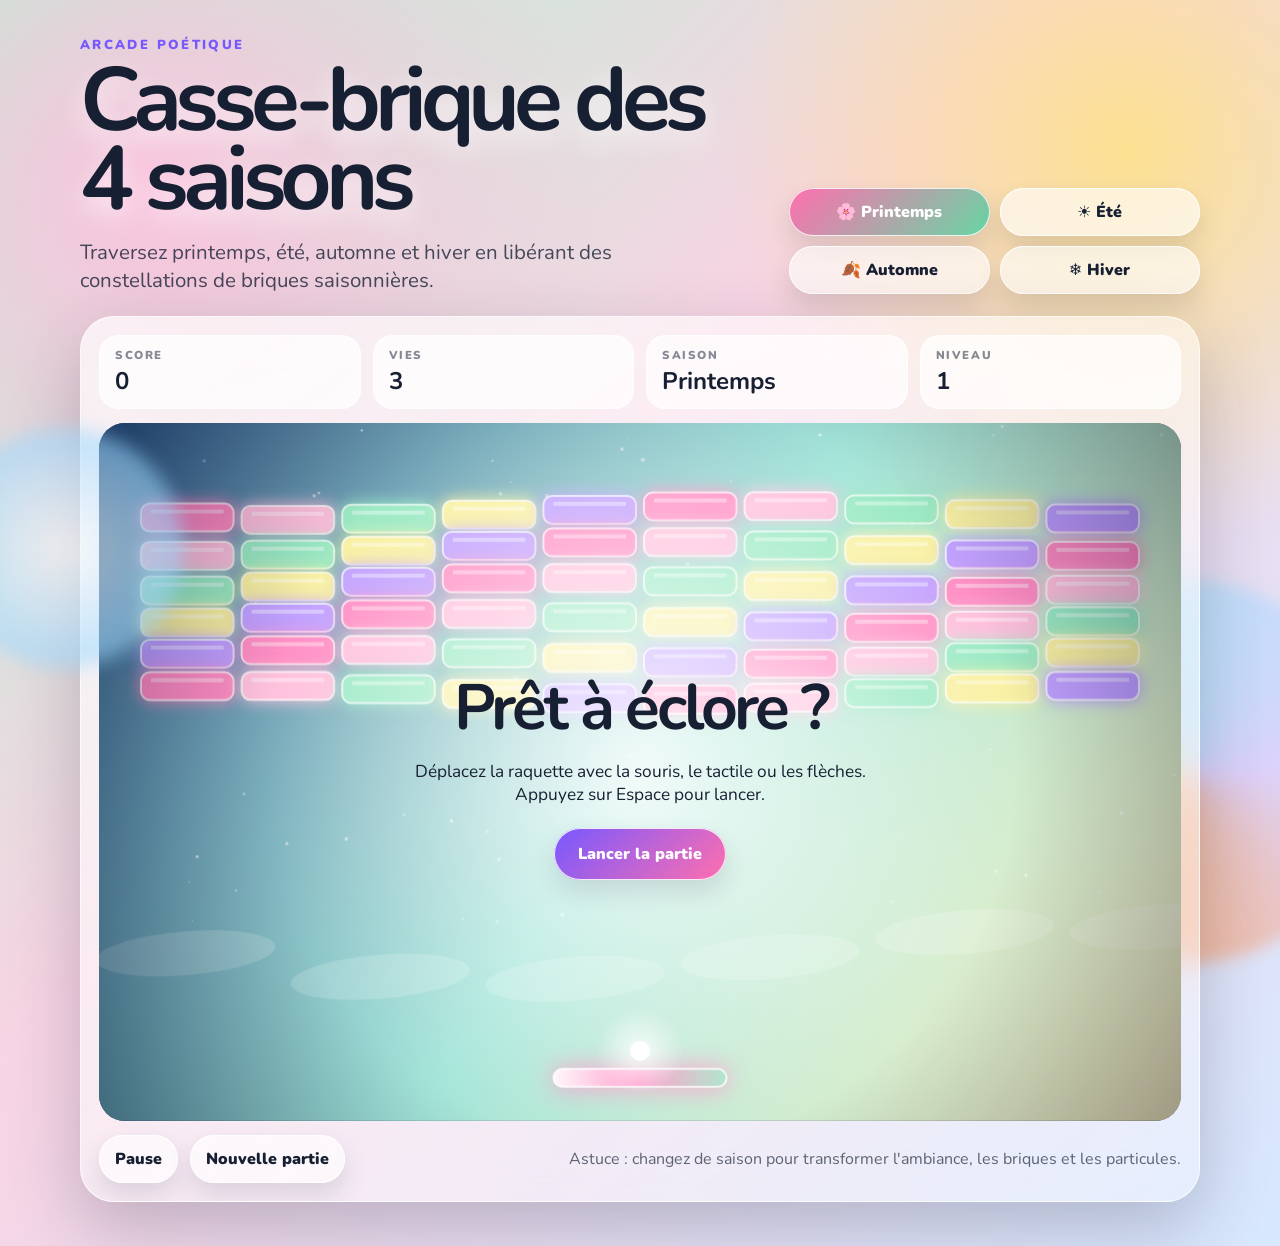
<file: index.html>
<!doctype html>
<html lang="fr">
  <head>
    <meta charset="utf-8" />
    <meta name="viewport" content="width=device-width, initial-scale=1" />
    <title>Casse-brique des 4 saisons</title>
    <link rel="preconnect" href="https://fonts.googleapis.com" />
    <link rel="preconnect" href="https://fonts.gstatic.com" crossorigin />
    <link href="https://fonts.googleapis.com/css2?family=Nunito:wght@400;700;900&display=swap" rel="stylesheet" />
    <link rel="stylesheet" href="styles.css" />
  </head>
  <body>
    <main class="shell">
      <section class="hero" aria-labelledby="game-title">
        <div>
          <p class="eyebrow">Arcade poétique</p>
          <h1 id="game-title">Casse-brique des 4 saisons</h1>
          <p class="intro">
            Traversez printemps, été, automne et hiver en libérant des constellations de briques saisonnières.
          </p>
        </div>
        <div class="season-selector" aria-label="Choisir une saison">
          <button class="season-pill active" data-season="spring">🌸 Printemps</button>
          <button class="season-pill" data-season="summer">☀️ Été</button>
          <button class="season-pill" data-season="autumn">🍂 Automne</button>
          <button class="season-pill" data-season="winter">❄️ Hiver</button>
        </div>
      </section>

      <section class="game-card">
        <div class="hud" aria-live="polite">
          <div><span>Score</span><strong id="score">0</strong></div>
          <div><span>Vies</span><strong id="lives">3</strong></div>
          <div><span>Saison</span><strong id="season-name">Printemps</strong></div>
          <div><span>Niveau</span><strong id="level">1</strong></div>
        </div>
        <div class="canvas-wrap">
          <canvas id="game" width="960" height="620" aria-label="Jeu casse-brique des 4 saisons"></canvas>
          <div id="overlay" class="overlay">
            <h2>Prêt à éclore ?</h2>
            <p>Déplacez la raquette avec la souris, le tactile ou les flèches. Appuyez sur Espace pour lancer.</p>
            <button id="start-button">Lancer la partie</button>
          </div>
        </div>
        <div class="controls">
          <button id="pause-button">Pause</button>
          <button id="reset-button">Nouvelle partie</button>
          <p>Astuce : changez de saison pour transformer l'ambiance, les briques et les particules.</p>
        </div>
      </section>
    </main>
    <script src="game.js"></script>
  </body>
</html>
</file>
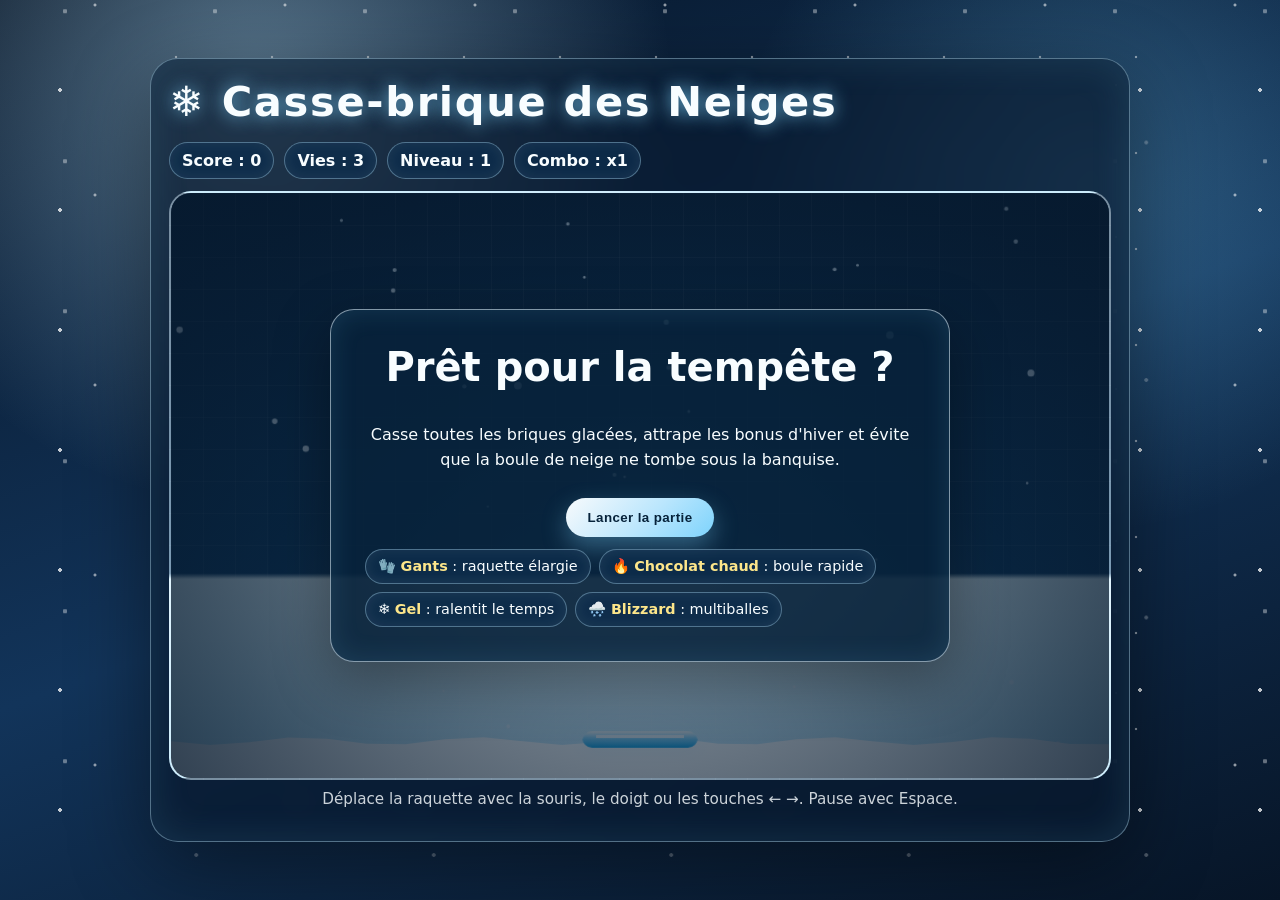
<file: casse_brique.html>
<!DOCTYPE html>
<html lang="fr">
<head>
  <meta charset="UTF-8" />
  <meta name="viewport" content="width=device-width, initial-scale=1.0" />
  <title>Casse-brique des Neiges</title>
  <style>
    :root {
      --ice: #d9f5ff;
      --frost: #7dd3fc;
      --night: #071527;
      --snow: #f8fdff;
      --gold: #fde68a;
      --danger: #fca5a5;
      --good: #bbf7d0;
    }

    * { box-sizing: border-box; }

    body {
      margin: 0;
      min-height: 100vh;
      display: grid;
      place-items: center;
      overflow: hidden;
      color: var(--snow);
      font-family: "Segoe UI", system-ui, -apple-system, BlinkMacSystemFont, sans-serif;
      background:
        radial-gradient(circle at 20% 10%, rgba(186, 230, 253, 0.45), transparent 26rem),
        radial-gradient(circle at 85% 20%, rgba(125, 211, 252, 0.28), transparent 22rem),
        linear-gradient(160deg, #071527 0%, #12345a 52%, #071527 100%);
    }

    .snowfall, .snowfall::before, .snowfall::after {
      pointer-events: none;
      position: fixed;
      inset: -10vh 0 0 0;
      content: "";
      background-image:
        radial-gradient(circle, rgba(255,255,255,.95) 0 1.6px, transparent 2px),
        radial-gradient(circle, rgba(255,255,255,.7) 0 1.2px, transparent 1.8px);
      background-size: 120px 120px, 190px 190px;
      animation: snowDrift 18s linear infinite;
      opacity: .8;
    }

    .snowfall::before { animation-duration: 28s; transform: scale(1.25); opacity: .5; }
    .snowfall::after { animation-duration: 12s; transform: scale(.8); opacity: .65; }

    @keyframes snowDrift {
      from { background-position: 0 -20vh, 40px -10vh; }
      to { background-position: 80px 100vh, -80px 95vh; }
    }

    .game-shell {
      width: min(96vw, 980px);
      padding: 18px;
      border: 1px solid rgba(186, 230, 253, .42);
      border-radius: 28px;
      background: rgba(8, 25, 45, .68);
      box-shadow: 0 24px 80px rgba(0, 0, 0, .42), inset 0 0 40px rgba(125, 211, 252, .12);
      backdrop-filter: blur(14px);
      position: relative;
      z-index: 1;
    }

    header {
      display: flex;
      align-items: center;
      justify-content: space-between;
      gap: 16px;
      margin-bottom: 12px;
      flex-wrap: wrap;
    }

    h1 {
      margin: 0;
      font-size: clamp(1.5rem, 4vw, 2.6rem);
      letter-spacing: .04em;
      text-shadow: 0 0 18px rgba(125, 211, 252, .8);
    }

    .hud {
      display: flex;
      gap: 10px;
      flex-wrap: wrap;
      justify-content: flex-end;
      font-weight: 700;
    }

    .hud span, .legend span {
      padding: 8px 12px;
      border: 1px solid rgba(186, 230, 253, .38);
      border-radius: 999px;
      background: rgba(14, 46, 76, .82);
      box-shadow: inset 0 0 14px rgba(255, 255, 255, .07);
    }

    .playfield {
      position: relative;
      width: 100%;
      aspect-ratio: 16 / 10;
      max-height: 72vh;
      border-radius: 22px;
      overflow: hidden;
      border: 2px solid rgba(224, 242, 254, .52);
      background:
        linear-gradient(rgba(255,255,255,.05) 1px, transparent 1px),
        linear-gradient(90deg, rgba(255,255,255,.05) 1px, transparent 1px),
        radial-gradient(circle at 50% 100%, rgba(219, 234, 254, .25), transparent 26rem),
        linear-gradient(#09233d, #0c3b63 65%, #dff7ff 66%, #b7e7fb 100%);
      background-size: 32px 32px, 32px 32px, auto, auto;
    }

    canvas {
      width: 100%;
      height: 100%;
      display: block;
    }

    .overlay {
      position: absolute;
      inset: 0;
      display: grid;
      place-items: center;
      padding: 24px;
      text-align: center;
      background: radial-gradient(circle, rgba(6, 24, 44, .38), rgba(6, 24, 44, .82));
      transition: opacity .25s ease, visibility .25s ease;
    }

    .overlay.hidden { opacity: 0; visibility: hidden; }

    .panel {
      max-width: 620px;
      padding: clamp(18px, 4vw, 34px);
      border-radius: 24px;
      border: 1px solid rgba(224, 242, 254, .56);
      background: rgba(8, 34, 59, .86);
      box-shadow: 0 18px 55px rgba(0,0,0,.35), inset 0 0 28px rgba(125, 211, 252, .13);
    }

    .panel h2 { margin-top: 0; font-size: clamp(1.6rem, 4vw, 2.5rem); }
    .panel p { line-height: 1.55; }

    button {
      cursor: pointer;
      border: 0;
      margin-top: 10px;
      padding: 12px 22px;
      border-radius: 999px;
      color: #06223a;
      font-weight: 900;
      letter-spacing: .03em;
      background: linear-gradient(135deg, #f8fafc, #bae6fd 55%, #7dd3fc);
      box-shadow: 0 10px 24px rgba(125, 211, 252, .35);
      transition: transform .16s ease, box-shadow .16s ease;
    }

    button:hover { transform: translateY(-2px); box-shadow: 0 14px 30px rgba(125, 211, 252, .48); }

    .legend {
      display: flex;
      gap: 8px;
      flex-wrap: wrap;
      margin-top: 12px;
      font-size: .9rem;
    }

    .legend b { color: var(--gold); }

    .controls {
      margin-top: 10px;
      color: rgba(248, 253, 255, .82);
      font-size: .95rem;
      text-align: center;
    }

    @media (max-width: 620px) {
      .game-shell { padding: 10px; border-radius: 20px; }
      .hud { width: 100%; justify-content: flex-start; font-size: .85rem; }
      .playfield { aspect-ratio: 10 / 14; max-height: none; }
    }
  </style>
</head>
<body>
  <div class="snowfall" aria-hidden="true"></div>
  <main class="game-shell">
    <header>
      <h1>❄️ Casse-brique des Neiges</h1>
      <div class="hud" aria-label="Tableau de bord">
        <span>Score : <strong id="score">0</strong></span>
        <span>Vies : <strong id="lives">3</strong></span>
        <span>Niveau : <strong id="level">1</strong></span>
        <span>Combo : <strong id="combo">x1</strong></span>
      </div>
    </header>

    <section class="playfield" aria-label="Zone de jeu casse-brique">
      <canvas id="game" width="960" height="600"></canvas>
      <div class="overlay" id="overlay">
        <div class="panel">
          <h2 id="overlayTitle">Prêt pour la tempête ?</h2>
          <p id="overlayText">Casse toutes les briques glacées, attrape les bonus d'hiver et évite que la boule de neige ne tombe sous la banquise.</p>
          <button id="startButton" type="button">Lancer la partie</button>
          <div class="legend" aria-label="Liste des bonus">
            <span>🧤 <b>Gants</b> : raquette élargie</span>
            <span>🔥 <b>Chocolat chaud</b> : boule rapide</span>
            <span>❄️ <b>Gel</b> : ralentit le temps</span>
            <span>🌨️ <b>Blizzard</b> : multiballes</span>
          </div>
        </div>
      </div>
    </section>

    <p class="controls">Déplace la raquette avec la souris, le doigt ou les touches ← →. Pause avec Espace.</p>
  </main>

  <script>
    const canvas = document.getElementById('game');
    const ctx = canvas.getContext('2d');
    const scoreEl = document.getElementById('score');
    const livesEl = document.getElementById('lives');
    const levelEl = document.getElementById('level');
    const comboEl = document.getElementById('combo');
    const overlay = document.getElementById('overlay');
    const overlayTitle = document.getElementById('overlayTitle');
    const overlayText = document.getElementById('overlayText');
    const startButton = document.getElementById('startButton');

    const W = canvas.width;
    const H = canvas.height;
    const keys = new Set();
    const particles = [];
    const flakes = [];
    const bonuses = [];
    let bricks = [];
    let balls = [];
    let score = 0;
    let lives = 3;
    let level = 1;
    let combo = 1;
    let running = false;
    let paused = false;
    let last = 0;
    let slowUntil = 0;
    let wideUntil = 0;
    let shake = 0;

    const paddle = {
      baseWidth: 118,
      width: 118,
      height: 17,
      x: W / 2 - 59,
      y: H - 48,
      speed: 620,
      targetX: W / 2 - 59
    };

    const bonusTypes = [
      { key: 'wide', icon: '🧤', color: '#bae6fd', label: 'Gants polaires' },
      { key: 'fast', icon: '🔥', color: '#fed7aa', label: 'Chocolat chaud' },
      { key: 'slow', icon: '❄️', color: '#bfdbfe', label: 'Gel du temps' },
      { key: 'multi', icon: '🌨️', color: '#e0f2fe', label: 'Blizzard' }
    ];

    function resetBall(sticky = true) {
      balls = [{
        x: paddle.x + paddle.width / 2,
        y: paddle.y - 15,
        r: 8,
        vx: 250 * (Math.random() > .5 ? 1 : -1),
        vy: -330,
        stuck: sticky
      }];
    }

    function createBricks() {
      bricks = [];
      const rows = Math.min(5 + level, 8);
      const cols = 10;
      const gap = 8;
      const margin = 48;
      const top = 72;
      const bw = (W - margin * 2 - gap * (cols - 1)) / cols;
      const bh = 25;
      const palette = ['#e0f2fe', '#bae6fd', '#93c5fd', '#c4b5fd', '#fef3c7'];

      for (let r = 0; r < rows; r++) {
        for (let c = 0; c < cols; c++) {
          const tough = r < Math.floor(level / 2) && (c + r) % 3 === 0;
          bricks.push({
            x: margin + c * (bw + gap),
            y: top + r * (bh + gap),
            w: bw,
            h: bh,
            hp: tough ? 2 : 1,
            maxHp: tough ? 2 : 1,
            color: palette[(r + c + level) % palette.length],
            wobble: Math.random() * Math.PI * 2
          });
        }
      }
    }

    function startGame(fullReset = true) {
      if (fullReset) {
        score = 0;
        lives = 3;
        level = 1;
      }
      combo = 1;
      bonuses.length = 0;
      particles.length = 0;
      createBricks();
      resetBall(true);
      running = true;
      paused = false;
      overlay.classList.add('hidden');
      updateHud();
      last = performance.now();
      requestAnimationFrame(loop);
    }

    function nextLevel() {
      level++;
      combo = 1;
      bonuses.length = 0;
      createBricks();
      resetBall(true);
      showBurst(W / 2, H / 2, '#fde68a', 90, '❄');
      showMessage('Niveau suivant !', 'Clique ou appuie sur Espace pour relancer la boule.');
      running = false;
      updateHud();
    }

    function showMessage(title, text) {
      overlayTitle.textContent = title;
      overlayText.textContent = text;
      startButton.textContent = title.includes('Perdu') ? 'Rejouer' : 'Continuer';
      overlay.classList.remove('hidden');
    }

    function updateHud() {
      scoreEl.textContent = score;
      livesEl.textContent = lives;
      levelEl.textContent = level;
      comboEl.textContent = `x${combo}`;
    }

    function roundedRect(x, y, w, h, r) {
      ctx.beginPath();
      ctx.moveTo(x + r, y);
      ctx.arcTo(x + w, y, x + w, y + h, r);
      ctx.arcTo(x + w, y + h, x, y + h, r);
      ctx.arcTo(x, y + h, x, y, r);
      ctx.arcTo(x, y, x + w, y, r);
      ctx.closePath();
    }

    function showBurst(x, y, color, amount = 18, glyph = null) {
      for (let i = 0; i < amount; i++) {
        const a = Math.random() * Math.PI * 2;
        const s = 60 + Math.random() * 220;
        particles.push({
          x, y,
          vx: Math.cos(a) * s,
          vy: Math.sin(a) * s,
          life: .45 + Math.random() * .55,
          max: 1,
          size: 2 + Math.random() * 4,
          color,
          glyph: Math.random() > .78 ? glyph : null,
          spin: Math.random() * Math.PI
        });
      }
    }

    function dropBonus(x, y) {
      if (Math.random() > .28) return;
      const type = bonusTypes[Math.floor(Math.random() * bonusTypes.length)];
      bonuses.push({ x, y, vy: 95, r: 17, type, pulse: 0 });
    }

    function applyBonus(type) {
      showBurst(paddle.x + paddle.width / 2, paddle.y, type.color, 36, type.icon);
      if (type.key === 'wide') {
        paddle.width = 176;
        wideUntil = performance.now() + 9000;
      }
      if (type.key === 'fast') {
        balls.forEach(ball => { ball.vx *= 1.18; ball.vy *= 1.18; });
        score += 75;
      }
      if (type.key === 'slow') {
        slowUntil = performance.now() + 6500;
      }
      if (type.key === 'multi') {
        const clones = balls.slice(0, 2).map(ball => ({ ...ball, vx: -ball.vx * .92, vy: ball.vy * .96, stuck: false }));
        balls.push(...clones);
        shake = 10;
      }
      updateHud();
    }

    function drawBackground(time) {
      ctx.save();
      ctx.globalAlpha = .9;
      ctx.fillStyle = '#e0f2fe';
      for (let i = 0; i < 38; i++) {
        if (!flakes[i]) flakes[i] = { x: Math.random() * W, y: Math.random() * H, s: 1 + Math.random() * 3, d: Math.random() * 40 };
        const f = flakes[i];
        f.y += f.s * .18;
        if (f.y > H) { f.y = -8; f.x = Math.random() * W; }
        ctx.beginPath();
        ctx.arc(f.x + Math.sin(time / 700 + f.d) * 12, f.y, f.s, 0, Math.PI * 2);
        ctx.fill();
      }
      ctx.restore();

      ctx.save();
      ctx.fillStyle = 'rgba(255,255,255,.88)';
      ctx.beginPath();
      ctx.moveTo(0, H - 38);
      for (let x = 0; x <= W; x += 40) ctx.lineTo(x, H - 38 + Math.sin(x * .035 + time / 600) * 4);
      ctx.lineTo(W, H);
      ctx.lineTo(0, H);
      ctx.fill();
      ctx.restore();
    }

    function drawBricks(time) {
      bricks.forEach(brick => {
        const gleam = Math.sin(time / 350 + brick.wobble) * 4;
        roundedRect(brick.x, brick.y + gleam * .18, brick.w, brick.h, 8);
        const grad = ctx.createLinearGradient(brick.x, brick.y, brick.x, brick.y + brick.h);
        grad.addColorStop(0, '#ffffff');
        grad.addColorStop(.18, brick.color);
        grad.addColorStop(1, brick.hp < brick.maxHp ? '#7dd3fc' : '#38bdf8');
        ctx.fillStyle = grad;
        ctx.fill();
        ctx.strokeStyle = 'rgba(255,255,255,.75)';
        ctx.lineWidth = 1.5;
        ctx.stroke();
        if (brick.hp > 1) {
          ctx.fillStyle = 'rgba(7, 21, 39, .55)';
          ctx.font = '15px sans-serif';
          ctx.textAlign = 'center';
          ctx.fillText('✦', brick.x + brick.w / 2, brick.y + 18);
        }
      });
    }

    function drawPaddle(time) {
      const glow = performance.now() < wideUntil ? .9 : .32;
      ctx.save();
      ctx.shadowColor = `rgba(186, 230, 253, ${glow})`;
      ctx.shadowBlur = 20;
      roundedRect(paddle.x, paddle.y, paddle.width, paddle.height, 10);
      const grad = ctx.createLinearGradient(paddle.x, paddle.y, paddle.x, paddle.y + paddle.height);
      grad.addColorStop(0, '#f8fafc');
      grad.addColorStop(.45, '#7dd3fc');
      grad.addColorStop(1, '#0ea5e9');
      ctx.fillStyle = grad;
      ctx.fill();
      ctx.fillStyle = 'rgba(255,255,255,.78)';
      ctx.fillRect(paddle.x + 14, paddle.y + 4, paddle.width - 28, 3);
      ctx.restore();
    }

    function drawBalls() {
      balls.forEach(ball => {
        ctx.save();
        ctx.shadowColor = '#e0f2fe';
        ctx.shadowBlur = 16;
        const grad = ctx.createRadialGradient(ball.x - 3, ball.y - 4, 1, ball.x, ball.y, ball.r + 2);
        grad.addColorStop(0, '#ffffff');
        grad.addColorStop(.6, '#dbeafe');
        grad.addColorStop(1, '#60a5fa');
        ctx.fillStyle = grad;
        ctx.beginPath();
        ctx.arc(ball.x, ball.y, ball.r, 0, Math.PI * 2);
        ctx.fill();
        ctx.restore();
      });
    }

    function drawBonuses(time) {
      bonuses.forEach(bonus => {
        bonus.pulse += .08;
        ctx.save();
        ctx.translate(bonus.x, bonus.y);
        ctx.rotate(Math.sin(time / 250 + bonus.pulse) * .12);
        ctx.shadowColor = bonus.type.color;
        ctx.shadowBlur = 18;
        ctx.fillStyle = 'rgba(7, 21, 39, .72)';
        ctx.beginPath();
        ctx.arc(0, 0, bonus.r + Math.sin(bonus.pulse) * 2, 0, Math.PI * 2);
        ctx.fill();
        ctx.font = '24px serif';
        ctx.textAlign = 'center';
        ctx.textBaseline = 'middle';
        ctx.fillText(bonus.type.icon, 0, 1);
        ctx.restore();
      });
    }

    function drawParticles(dt) {
      for (let i = particles.length - 1; i >= 0; i--) {
        const p = particles[i];
        p.life -= dt;
        p.x += p.vx * dt;
        p.y += p.vy * dt;
        p.vy += 130 * dt;
        const alpha = Math.max(0, p.life / p.max);
        ctx.save();
        ctx.globalAlpha = alpha;
        ctx.fillStyle = p.color;
        if (p.glyph) {
          ctx.translate(p.x, p.y);
          ctx.rotate(p.spin + p.life * 4);
          ctx.font = `${p.size * 5}px serif`;
          ctx.textAlign = 'center';
          ctx.fillText(p.glyph, 0, 0);
        } else {
          ctx.beginPath();
          ctx.arc(p.x, p.y, p.size, 0, Math.PI * 2);
          ctx.fill();
        }
        ctx.restore();
        if (p.life <= 0) particles.splice(i, 1);
      }
    }

    function update(dt, time) {
      if (keys.has('ArrowLeft')) paddle.targetX -= paddle.speed * dt;
      if (keys.has('ArrowRight')) paddle.targetX += paddle.speed * dt;
      paddle.width = performance.now() < wideUntil ? paddle.width : Math.max(paddle.baseWidth, paddle.width - 80 * dt);
      paddle.targetX = Math.max(0, Math.min(W - paddle.width, paddle.targetX));
      paddle.x += (paddle.targetX - paddle.x) * Math.min(1, 14 * dt);

      const timeScale = performance.now() < slowUntil ? .58 : 1;
      balls.forEach(ball => {
        if (ball.stuck) {
          ball.x = paddle.x + paddle.width / 2;
          ball.y = paddle.y - ball.r - 2;
          return;
        }
        ball.x += ball.vx * dt * timeScale;
        ball.y += ball.vy * dt * timeScale;

        if (ball.x < ball.r || ball.x > W - ball.r) {
          ball.vx *= -1;
          ball.x = Math.max(ball.r, Math.min(W - ball.r, ball.x));
          showBurst(ball.x, ball.y, '#bae6fd', 8);
        }
        if (ball.y < ball.r) {
          ball.vy = Math.abs(ball.vy);
          ball.y = ball.r;
        }

        if (ball.y + ball.r >= paddle.y && ball.y - ball.r <= paddle.y + paddle.height && ball.x >= paddle.x && ball.x <= paddle.x + paddle.width && ball.vy > 0) {
          const hit = (ball.x - (paddle.x + paddle.width / 2)) / (paddle.width / 2);
          ball.vx = hit * 410;
          ball.vy = -Math.max(300, Math.abs(ball.vy));
          combo = Math.min(combo + 1, 9);
          showBurst(ball.x, paddle.y, '#e0f2fe', 10);
          updateHud();
        }

        for (let i = bricks.length - 1; i >= 0; i--) {
          const b = bricks[i];
          if (ball.x + ball.r > b.x && ball.x - ball.r < b.x + b.w && ball.y + ball.r > b.y && ball.y - ball.r < b.y + b.h) {
            const overlapX = Math.min(ball.x + ball.r - b.x, b.x + b.w - (ball.x - ball.r));
            const overlapY = Math.min(ball.y + ball.r - b.y, b.y + b.h - (ball.y - ball.r));
            if (overlapX < overlapY) ball.vx *= -1; else ball.vy *= -1;
            b.hp--;
            score += 10 * combo;
            shake = Math.max(shake, 4);
            showBurst(ball.x, ball.y, b.color, 18, '✧');
            if (b.hp <= 0) {
              bricks.splice(i, 1);
              score += 25 * combo;
              dropBonus(b.x + b.w / 2, b.y + b.h / 2);
            }
            updateHud();
            break;
          }
        }
      });

      balls = balls.filter(ball => ball.y - ball.r < H + 20);
      if (balls.length === 0) {
        lives--;
        combo = 1;
        bonuses.length = 0;
        if (lives <= 0) {
          running = false;
          showMessage('Perdu dans la tempête', `Score final : ${score}. Les bonshommes de neige demandent une revanche !`);
        } else {
          resetBall(true);
        }
        updateHud();
      }

      for (let i = bonuses.length - 1; i >= 0; i--) {
        const bonus = bonuses[i];
        bonus.y += bonus.vy * dt;
        if (bonus.y + bonus.r >= paddle.y && bonus.y - bonus.r <= paddle.y + paddle.height && bonus.x >= paddle.x && bonus.x <= paddle.x + paddle.width) {
          applyBonus(bonus.type);
          bonuses.splice(i, 1);
        } else if (bonus.y - bonus.r > H) {
          bonuses.splice(i, 1);
        }
      }

      if (bricks.length === 0) nextLevel();
      shake = Math.max(0, shake - 28 * dt);
    }

    function draw(time, dt) {
      ctx.clearRect(0, 0, W, H);
      ctx.save();
      if (shake > 0) ctx.translate((Math.random() - .5) * shake, (Math.random() - .5) * shake);
      drawBackground(time);
      drawBricks(time);
      drawBonuses(time);
      drawPaddle(time);
      drawBalls();
      drawParticles(dt);
      if (performance.now() < slowUntil) {
        ctx.fillStyle = 'rgba(191, 219, 254, .10)';
        ctx.fillRect(0, 0, W, H);
      }
      ctx.restore();

      if (paused) {
        ctx.save();
        ctx.fillStyle = 'rgba(7, 21, 39, .58)';
        ctx.fillRect(0, 0, W, H);
        ctx.fillStyle = '#f8fdff';
        ctx.font = '700 44px sans-serif';
        ctx.textAlign = 'center';
        ctx.fillText('Pause givrée', W / 2, H / 2);
        ctx.restore();
      }
    }

    function loop(time) {
      const dt = Math.min(.033, (time - last) / 1000 || 0);
      last = time;
      if (running && !paused) update(dt, time);
      draw(time, dt);
      if (running) requestAnimationFrame(loop);
    }

    function launchStuckBalls() {
      balls.forEach(ball => {
        if (ball.stuck) {
          ball.stuck = false;
          ball.vx = 235 * (Math.random() > .5 ? 1 : -1);
          ball.vy = -340 - level * 18;
        }
      });
    }

    canvas.addEventListener('mousemove', event => {
      const rect = canvas.getBoundingClientRect();
      paddle.targetX = ((event.clientX - rect.left) / rect.width) * W - paddle.width / 2;
    });

    canvas.addEventListener('touchmove', event => {
      event.preventDefault();
      const rect = canvas.getBoundingClientRect();
      paddle.targetX = ((event.touches[0].clientX - rect.left) / rect.width) * W - paddle.width / 2;
    }, { passive: false });

    canvas.addEventListener('click', launchStuckBalls);

    window.addEventListener('keydown', event => {
      if (event.code === 'Space') {
        event.preventDefault();
        if (!running && !overlay.classList.contains('hidden')) startGame(overlayTitle.textContent.includes('Perdu'));
        else if (balls.some(ball => ball.stuck)) launchStuckBalls();
        else paused = !paused;
      }
      keys.add(event.key);
    });

    window.addEventListener('keyup', event => keys.delete(event.key));
    startButton.addEventListener('click', () => startGame(overlayTitle.textContent.includes('Prêt') || overlayTitle.textContent.includes('Perdu')));

    draw(performance.now(), 0);
  </script>
</body>
</html>
</file>
<file: styles.css>
:root {
  --ink: #172033;
  --paper: #fffaf2;
  --glass: rgba(255, 255, 255, 0.72);
  --accent: #ff6fae;
  --accent-2: #66d7a4;
  --shadow: 0 26px 70px rgba(30, 34, 55, 0.24);
}

* { box-sizing: border-box; }

body {
  margin: 0;
  min-height: 100vh;
  overflow-x: hidden;
  font-family: "Nunito", system-ui, sans-serif;
  color: var(--ink);
  background:
    radial-gradient(circle at 12% 15%, rgba(255, 190, 221, 0.9), transparent 28rem),
    radial-gradient(circle at 88% 12%, rgba(255, 228, 122, 0.78), transparent 25rem),
    linear-gradient(135deg, #b8f2d4 0%, #f8d4e4 42%, #d7e8ff 100%);
}

body::before,
body::after {
  content: "";
  position: fixed;
  inset: auto;
  border-radius: 999px;
  filter: blur(8px);
  opacity: 0.55;
  pointer-events: none;
}

body::before {
  width: 24rem;
  height: 24rem;
  right: -6rem;
  bottom: -4rem;
  background: conic-gradient(from 180deg, #ff9c5a, #f6df6c, #9be1ff, #d9c5ff, #ff9c5a);
}

body::after {
  width: 16rem;
  height: 16rem;
  left: -4rem;
  bottom: 14rem;
  background: radial-gradient(circle, #ffffff, #9bd8ff 62%, transparent 70%);
}

.shell {
  width: min(1120px, calc(100% - 32px));
  margin: 0 auto;
  padding: 36px 0 44px;
}

.hero {
  display: grid;
  grid-template-columns: 1.25fr 0.75fr;
  gap: 24px;
  align-items: end;
  margin-bottom: 22px;
}

.eyebrow {
  margin: 0 0 8px;
  font-size: 0.82rem;
  font-weight: 900;
  letter-spacing: 0.18em;
  text-transform: uppercase;
  color: #7758ff;
}

h1 {
  max-width: 780px;
  margin: 0;
  font-size: clamp(2.4rem, 7vw, 5.8rem);
  line-height: 0.88;
  letter-spacing: -0.07em;
  text-shadow: 0 10px 28px rgba(255, 255, 255, 0.72);
}

.intro {
  max-width: 640px;
  margin: 18px 0 0;
  font-size: clamp(1rem, 2vw, 1.28rem);
  color: rgba(23, 32, 51, 0.78);
}

.season-selector {
  display: grid;
  grid-template-columns: repeat(2, minmax(0, 1fr));
  gap: 10px;
}

.season-pill,
.controls button,
.overlay button {
  border: 0;
  border-radius: 999px;
  padding: 13px 16px;
  font: inherit;
  font-weight: 900;
  color: var(--ink);
  background: rgba(255, 255, 255, 0.62);
  box-shadow: 0 12px 26px rgba(39, 45, 72, 0.14), inset 0 0 0 1px rgba(255,255,255,0.85);
  cursor: pointer;
  transition: transform 0.18s ease, box-shadow 0.18s ease, background 0.18s ease;
}

.season-pill:hover,
.controls button:hover,
.overlay button:hover {
  transform: translateY(-2px);
  box-shadow: 0 18px 34px rgba(39, 45, 72, 0.2), inset 0 0 0 1px rgba(255,255,255,0.95);
}

.season-pill.active {
  background: linear-gradient(135deg, var(--accent), var(--accent-2));
  color: white;
}

.game-card {
  position: relative;
  overflow: hidden;
  border: 1px solid rgba(255, 255, 255, 0.7);
  border-radius: 34px;
  padding: 18px;
  background: linear-gradient(145deg, rgba(255,255,255,0.68), rgba(255,255,255,0.32));
  box-shadow: var(--shadow);
  backdrop-filter: blur(22px);
}

.hud {
  display: grid;
  grid-template-columns: repeat(4, minmax(0, 1fr));
  gap: 12px;
  margin-bottom: 14px;
}

.hud div {
  border-radius: 20px;
  padding: 12px 16px;
  background: var(--glass);
  box-shadow: inset 0 0 0 1px rgba(255,255,255,0.76);
}

.hud span {
  display: block;
  font-size: 0.72rem;
  font-weight: 900;
  letter-spacing: 0.14em;
  text-transform: uppercase;
  color: rgba(23, 32, 51, 0.52);
}

.hud strong {
  display: block;
  margin-top: 2px;
  font-size: 1.5rem;
}

.canvas-wrap {
  position: relative;
  border-radius: 26px;
  overflow: hidden;
  background: #0d1630;
  box-shadow: inset 0 0 0 2px rgba(255,255,255,0.18);
}

canvas {
  display: block;
  width: 100%;
  aspect-ratio: 48 / 31;
}

.overlay {
  position: absolute;
  inset: 0;
  display: grid;
  place-content: center;
  padding: 28px;
  text-align: center;
  background: radial-gradient(circle, rgba(255,255,255,0.88), rgba(255,255,255,0.2) 58%, rgba(15,22,47,0.4));
}

.overlay.hidden { display: none; }

.overlay h2 {
  margin: 0 0 8px;
  font-size: clamp(2rem, 5vw, 4.2rem);
  letter-spacing: -0.05em;
}

.overlay p {
  max-width: 520px;
  margin: 0 auto 22px;
  font-size: 1.08rem;
}

.overlay button {
  width: fit-content;
  margin: 0 auto;
  padding: 15px 24px;
  color: white;
  background: linear-gradient(135deg, #7758ff, #ff6fae);
}

.controls {
  display: flex;
  align-items: center;
  gap: 12px;
  flex-wrap: wrap;
  margin-top: 14px;
}

.controls p {
  margin: 0 0 0 auto;
  color: rgba(23, 32, 51, 0.68);
}

@media (max-width: 780px) {
  .hero { grid-template-columns: 1fr; }
  .hud { grid-template-columns: repeat(2, minmax(0, 1fr)); }
  .controls p { width: 100%; }
}
</file>
